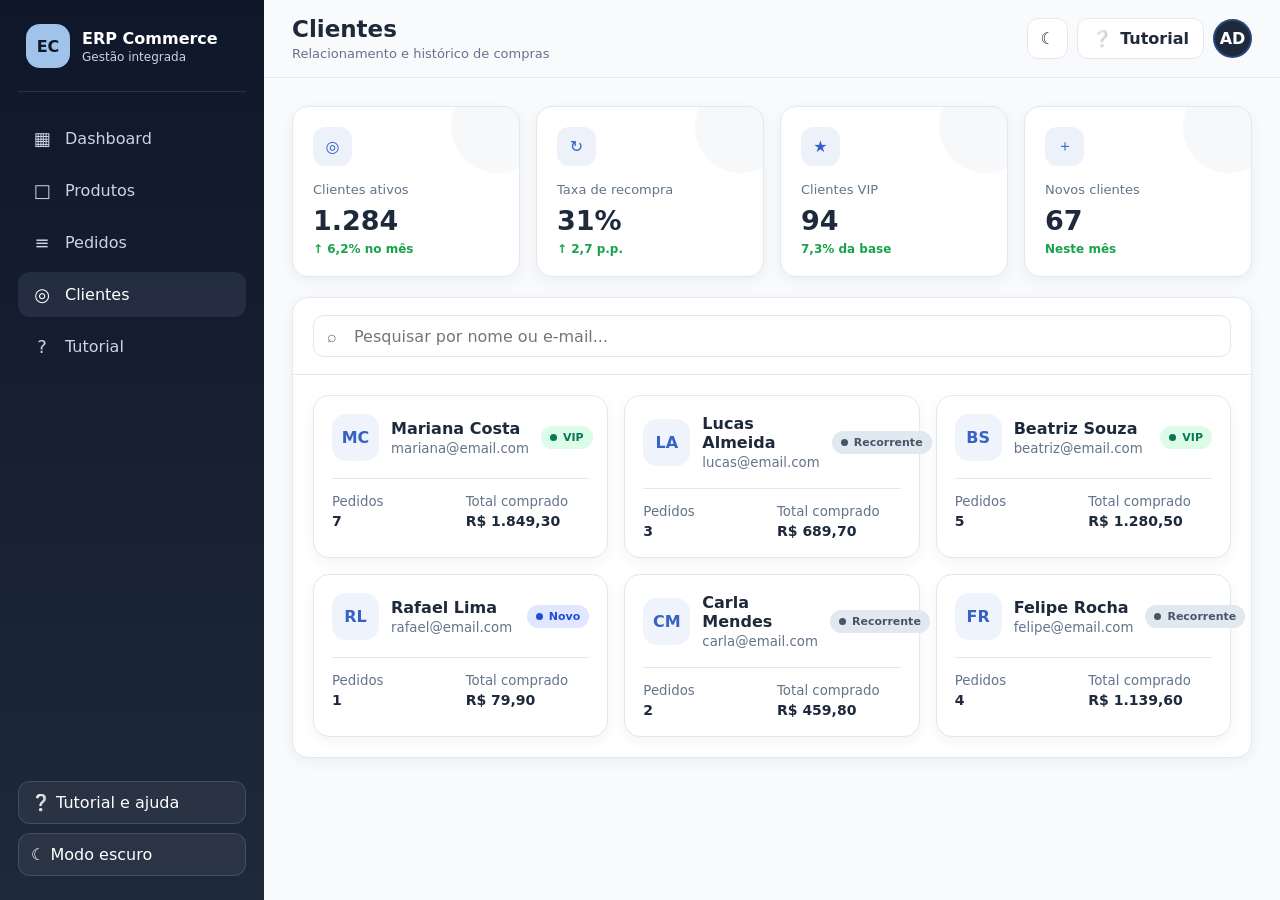
<file: ERP_Ecommerce_Tutorial_e_Manual_v9/erp_ecommerce_manual_v9/app/html/clientes.html>
<!DOCTYPE html>
<html lang="pt-BR">
<head>
  <meta charset="UTF-8">
  <meta name="viewport" content="width=device-width, initial-scale=1.0">
  <title>ERP Commerce | Clientes</title>
  <script>
    document.documentElement.dataset.theme =
      localStorage.getItem("erpTheme_v2") ||
      (window.matchMedia && window.matchMedia("(prefers-color-scheme: dark)").matches ? "dark" : "light");
  </script>
  <link rel="stylesheet" href="../css/styles.css">
</head>
<body data-page="clientes">
  <div class="app-shell">
    
<aside class="sidebar">
  <div class="brand">
    <div class="brand-mark">EC</div>
    <div><strong>ERP Commerce</strong><span>Gestão integrada</span></div>
  </div>
  <nav class="nav" id="navMain">
    <a href="dashboard.html" data-page="dashboard"><span class="nav-icon">▦</span>Dashboard</a>
    <a href="produtos.html" data-page="produtos"><span class="nav-icon">□</span>Produtos</a>
    <a href="pedidos.html" data-page="pedidos"><span class="nav-icon">≡</span>Pedidos</a>
    <a href="clientes.html" data-page="clientes"><span class="nav-icon">◎</span>Clientes</a>
    <a href="tutorial.html" data-page="tutorial"><span class="nav-icon">?</span>Tutorial</a>
  </nav>
  <div class="sidebar-footer">
    <a class="sidebar-button" href="tutorial.html">❔ Tutorial e ajuda</a>
    <button class="sidebar-button" data-theme-toggle><span data-theme-icon>☾</span> <span data-theme-label>Modo escuro</span></button>
  </div>
</aside>
<div class="mobile-sidebar-backdrop"></div>

    <main class="main">
      
<header class="topbar">
  <div class="topbar-title">
    <button class="icon-button mobile-menu" data-mobile-menu aria-label="Abrir menu">☰</button>
    <div><h1>Clientes</h1><p>Relacionamento e histórico de compras</p></div>
  </div>
  <div class="topbar-actions">
    
    <button class="icon-button" data-theme-toggle aria-label="Alternar tema"><span data-theme-icon>☾</span></button>
    <a class="button button-secondary" href="tutorial.html">❔ <span class="desktop-label">Tutorial</span></a>
    <div class="avatar" title="Administrador">AD</div>
  </div>
</header>

      <div class="content page-grid">
        <section class="kpi-grid" id="customerSummary">
          <article class="card kpi-card"><div class="kpi-icon">◎</div><div class="kpi-label">Clientes ativos</div><div class="kpi-value">1.284</div><div class="kpi-change positive">↑ 6,2% no mês</div></article>
          <article class="card kpi-card"><div class="kpi-icon">↻</div><div class="kpi-label">Taxa de recompra</div><div class="kpi-value">31%</div><div class="kpi-change positive">↑ 2,7 p.p.</div></article>
          <article class="card kpi-card"><div class="kpi-icon">★</div><div class="kpi-label">Clientes VIP</div><div class="kpi-value">94</div><div class="kpi-change positive">7,3% da base</div></article>
          <article class="card kpi-card"><div class="kpi-icon">＋</div><div class="kpi-label">Novos clientes</div><div class="kpi-value">67</div><div class="kpi-change positive">Neste mês</div></article>
        </section>

        <section class="card">
          <div class="table-tools" id="customerSearch">
            <div class="search-wrap">
              <span class="search-icon">⌕</span>
              <input class="form-control" id="customerSearchInput" placeholder="Pesquisar por nome ou e-mail...">
            </div>
          </div>
          <div class="card-body">
            <div class="customer-grid" id="customerGrid"></div>
          </div>
        </section>
      </div>
    </main>
  </div>
  

<div class="toast-container"></div>

  
<script src="../js/data.js"></script>
<script src="../js/theme.js"></script>
<script src="../js/app.js"></script>
<script src="../js/tutorial.js"></script>


  <!-- VLibras: tradução automática do conteúdo para Libras -->
  <div vw class="enabled">
    <div vw-access-button class="active"></div>
    <div vw-plugin-wrapper>
      <div class="vw-plugin-top-wrapper"></div>
    </div>
  </div>
  <script src="https://vlibras.gov.br/app/vlibras-plugin.js"></script>
  <script>
    new window.VLibras.Widget("https://vlibras.gov.br/app");
  </script>

</body>
</html>
</file>
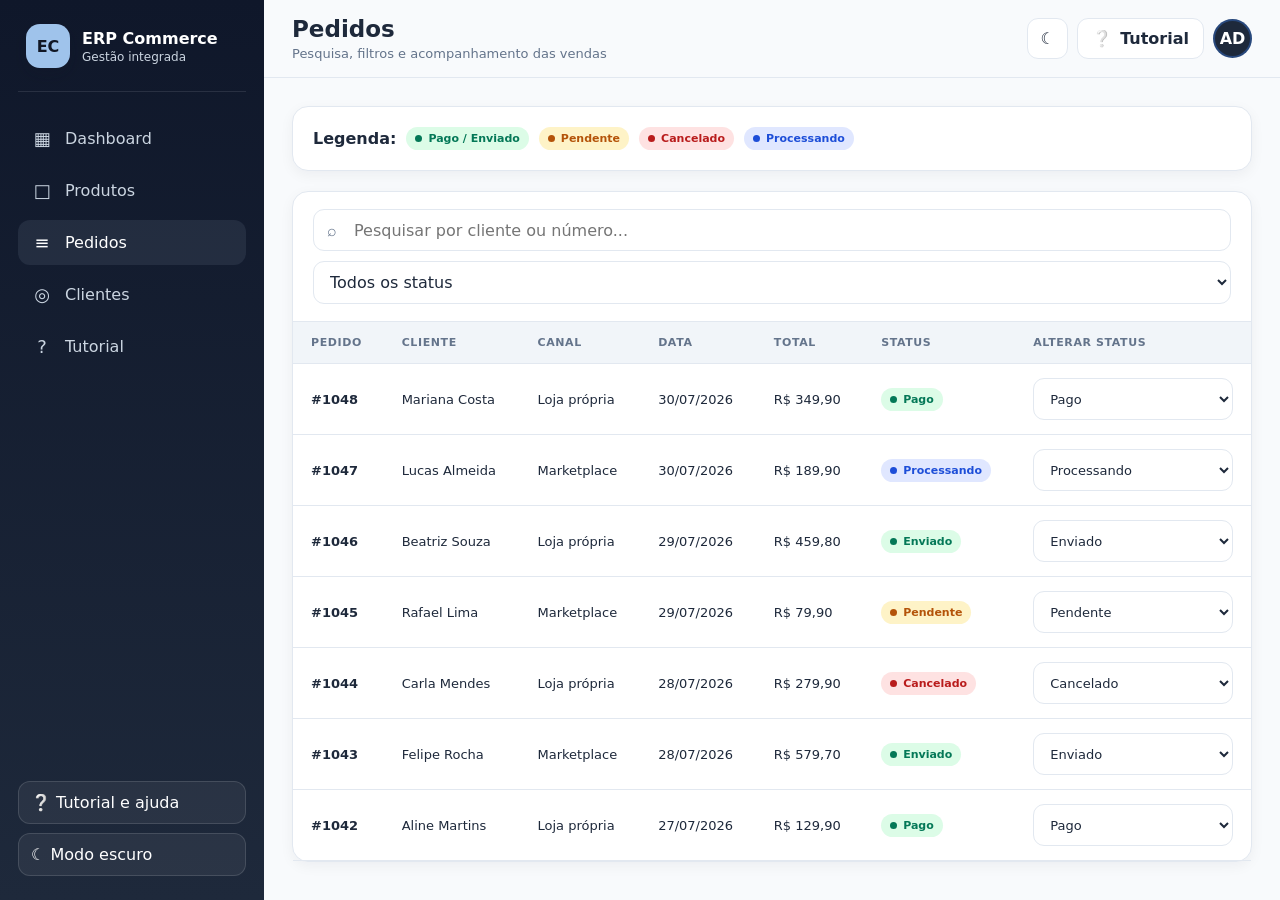
<file: ERP_Ecommerce_Tutorial_e_Manual_v9/erp_ecommerce_manual_v9/app/html/pedidos.html>
<!DOCTYPE html>
<html lang="pt-BR">
<head>
  <meta charset="UTF-8">
  <meta name="viewport" content="width=device-width, initial-scale=1.0">
  <title>ERP Commerce | Pedidos</title>
  <script>
    document.documentElement.dataset.theme =
      localStorage.getItem("erpTheme_v2") ||
      (window.matchMedia && window.matchMedia("(prefers-color-scheme: dark)").matches ? "dark" : "light");
  </script>
  <link rel="stylesheet" href="../css/styles.css">
</head>
<body data-page="pedidos">
  <div class="app-shell">
    
<aside class="sidebar">
  <div class="brand">
    <div class="brand-mark">EC</div>
    <div><strong>ERP Commerce</strong><span>Gestão integrada</span></div>
  </div>
  <nav class="nav" id="navMain">
    <a href="dashboard.html" data-page="dashboard"><span class="nav-icon">▦</span>Dashboard</a>
    <a href="produtos.html" data-page="produtos"><span class="nav-icon">□</span>Produtos</a>
    <a href="pedidos.html" data-page="pedidos"><span class="nav-icon">≡</span>Pedidos</a>
    <a href="clientes.html" data-page="clientes"><span class="nav-icon">◎</span>Clientes</a>
    <a href="tutorial.html" data-page="tutorial"><span class="nav-icon">?</span>Tutorial</a>
  </nav>
  <div class="sidebar-footer">
    <a class="sidebar-button" href="tutorial.html">❔ Tutorial e ajuda</a>
    <button class="sidebar-button" data-theme-toggle><span data-theme-icon>☾</span> <span data-theme-label>Modo escuro</span></button>
  </div>
</aside>
<div class="mobile-sidebar-backdrop"></div>

    <main class="main">
      
<header class="topbar">
  <div class="topbar-title">
    <button class="icon-button mobile-menu" data-mobile-menu aria-label="Abrir menu">☰</button>
    <div><h1>Pedidos</h1><p>Pesquisa, filtros e acompanhamento das vendas</p></div>
  </div>
  <div class="topbar-actions">
    
    <button class="icon-button" data-theme-toggle aria-label="Alternar tema"><span data-theme-icon>☾</span></button>
    <a class="button button-secondary" href="tutorial.html">❔ <span class="desktop-label">Tutorial</span></a>
    <div class="avatar" title="Administrador">AD</div>
  </div>
</header>

      <div class="content page-grid">
        <section class="card" id="statusLegend">
          <div class="card-body legend-row">
            <strong>Legenda:</strong>
            <span class="badge success">Pago / Enviado</span>
            <span class="badge warning">Pendente</span>
            <span class="badge danger">Cancelado</span>
            <span class="badge processing">Processando</span>
          </div>
        </section>

        <section class="card">
          <div class="table-tools" id="orderFilters">
            <div class="search-wrap">
              <span class="search-icon">⌕</span>
              <input class="form-control" id="orderSearch" placeholder="Pesquisar por cliente ou número...">
            </div>
            <select class="select-control" id="orderStatusFilter">
              <option value="">Todos os status</option>
              <option>Pago</option>
              <option>Pendente</option>
              <option>Cancelado</option>
              <option>Processando</option>
              <option>Enviado</option>
            </select>
          </div>
          <div class="table-wrap" id="orderTable">
            <table>
              <thead><tr><th>Pedido</th><th>Cliente</th><th>Canal</th><th>Data</th><th>Total</th><th>Status</th><th>Alterar status</th></tr></thead>
              <tbody id="orderTableBody"></tbody>
            </table>
          </div>
        </section>
      </div>
    </main>
  </div>
  

<div class="toast-container"></div>

  
<script src="../js/data.js"></script>
<script src="../js/theme.js"></script>
<script src="../js/app.js"></script>
<script src="../js/tutorial.js"></script>


  <!-- VLibras: tradução automática do conteúdo para Libras -->
  <div vw class="enabled">
    <div vw-access-button class="active"></div>
    <div vw-plugin-wrapper>
      <div class="vw-plugin-top-wrapper"></div>
    </div>
  </div>
  <script src="https://vlibras.gov.br/app/vlibras-plugin.js"></script>
  <script>
    new window.VLibras.Widget("https://vlibras.gov.br/app");
  </script>

</body>
</html>
</file>
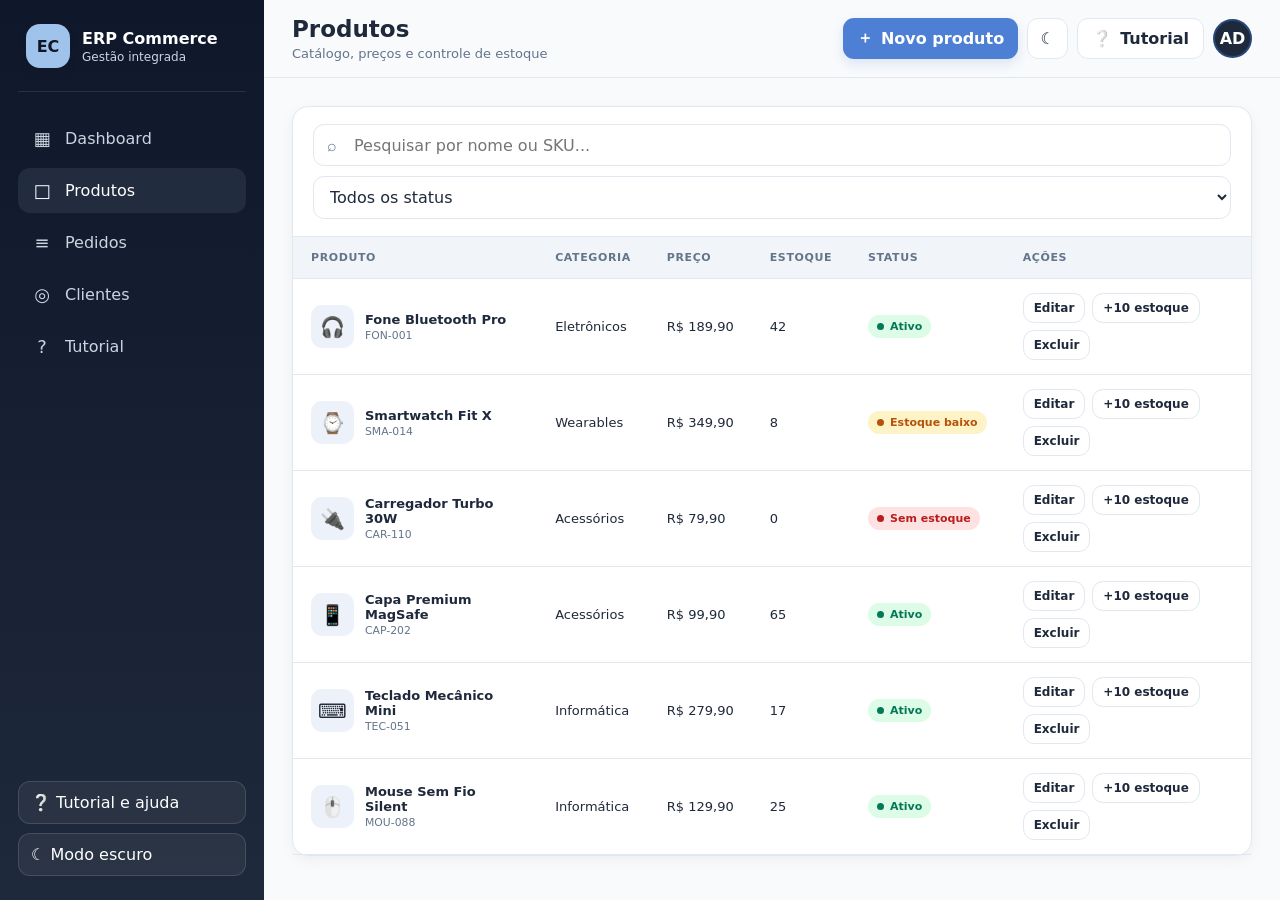
<file: ERP_Ecommerce_Tutorial_e_Manual_v9/erp_ecommerce_manual_v9/app/html/produtos.html>
<!DOCTYPE html>
<html lang="pt-BR">
<head>
  <meta charset="UTF-8">
  <meta name="viewport" content="width=device-width, initial-scale=1.0">
  <title>ERP Commerce | Produtos</title>
  <script>
    document.documentElement.dataset.theme =
      localStorage.getItem("erpTheme_v2") ||
      (window.matchMedia && window.matchMedia("(prefers-color-scheme: dark)").matches ? "dark" : "light");
  </script>
  <link rel="stylesheet" href="../css/styles.css">
</head>
<body data-page="produtos">
  <div class="app-shell">
    
<aside class="sidebar">
  <div class="brand">
    <div class="brand-mark">EC</div>
    <div><strong>ERP Commerce</strong><span>Gestão integrada</span></div>
  </div>
  <nav class="nav" id="navMain">
    <a href="dashboard.html" data-page="dashboard"><span class="nav-icon">▦</span>Dashboard</a>
    <a href="produtos.html" data-page="produtos"><span class="nav-icon">□</span>Produtos</a>
    <a href="pedidos.html" data-page="pedidos"><span class="nav-icon">≡</span>Pedidos</a>
    <a href="clientes.html" data-page="clientes"><span class="nav-icon">◎</span>Clientes</a>
    <a href="tutorial.html" data-page="tutorial"><span class="nav-icon">?</span>Tutorial</a>
  </nav>
  <div class="sidebar-footer">
    <a class="sidebar-button" href="tutorial.html">❔ Tutorial e ajuda</a>
    <button class="sidebar-button" data-theme-toggle><span data-theme-icon>☾</span> <span data-theme-label>Modo escuro</span></button>
  </div>
</aside>
<div class="mobile-sidebar-backdrop"></div>

    <main class="main">
      
<header class="topbar">
  <div class="topbar-title">
    <button class="icon-button mobile-menu" data-mobile-menu aria-label="Abrir menu">☰</button>
    <div><h1>Produtos</h1><p>Catálogo, preços e controle de estoque</p></div>
  </div>
  <div class="topbar-actions">
    <button class="button button-primary" id="addProductButton">＋ <span class="desktop-label">Novo produto</span></button>
    <button class="icon-button" data-theme-toggle aria-label="Alternar tema"><span data-theme-icon>☾</span></button>
    <a class="button button-secondary" href="tutorial.html">❔ <span class="desktop-label">Tutorial</span></a>
    <div class="avatar" title="Administrador">AD</div>
  </div>
</header>

      <div class="content">
        <section class="card">
          <div class="table-tools" id="productTools">
            <div class="search-wrap">
              <span class="search-icon">⌕</span>
              <input class="form-control" id="productSearch" placeholder="Pesquisar por nome ou SKU...">
            </div>
            <select class="select-control" id="productFilter">
              <option value="">Todos os status</option>
              <option>Ativo</option>
              <option>Estoque baixo</option>
              <option>Sem estoque</option>
            </select>
          </div>
          <div class="table-wrap" id="productTable">
            <table>
              <thead><tr><th>Produto</th><th>Categoria</th><th>Preço</th><th>Estoque</th><th>Status</th><th>Ações</th></tr></thead>
              <tbody id="productTableBody"></tbody>
            </table>
          </div>
        </section>
      </div>
    </main>
  </div>

  <div class="modal-backdrop" id="productBackdrop" data-close-product></div>
  <section class="modal" id="productModal" role="dialog" aria-modal="true" aria-labelledby="productModalTitle">
    <div class="modal-header">
      <h3 id="productModalTitle">Cadastrar produto</h3>
      <button class="icon-button" data-close-product aria-label="Fechar">✕</button>
    </div>
    <form id="productForm">
      <input type="hidden" id="productId" name="id">
      <div class="modal-body">
        <div class="form-grid">
          <div class="form-group full"><label>Nome do produto</label><input class="form-control" name="name" required placeholder="Ex.: Mouse sem fio"></div>
          <div class="form-group"><label>SKU</label><input class="form-control" name="sku" required placeholder="MOU-001"></div>
          <div class="form-group"><label>Categoria</label><select class="form-control" name="category" required><option>Eletrônicos</option><option>Acessórios</option><option>Informática</option><option>Wearables</option></select></div>
          <div class="form-group"><label>Preço</label><input class="form-control" name="price" type="number" step="0.01" min="0" required></div>
          <div class="form-group"><label>Estoque</label><input class="form-control" name="stock" type="number" min="0" required></div>
        </div>
      </div>
      <div class="modal-footer">
        <button type="button" class="button button-secondary" data-close-product>Cancelar</button>
        <button type="submit" class="button button-primary">Salvar</button>
      </div>
    </form>
  </section>

  

<div class="toast-container"></div>

  
<script src="../js/data.js"></script>
<script src="../js/theme.js"></script>
<script src="../js/app.js"></script>
<script src="../js/tutorial.js"></script>


  <!-- VLibras: tradução automática do conteúdo para Libras -->
  <div vw class="enabled">
    <div vw-access-button class="active"></div>
    <div vw-plugin-wrapper>
      <div class="vw-plugin-top-wrapper"></div>
    </div>
  </div>
  <script src="https://vlibras.gov.br/app/vlibras-plugin.js"></script>
  <script>
    new window.VLibras.Widget("https://vlibras.gov.br/app");
  </script>

</body>
</html>
</file>
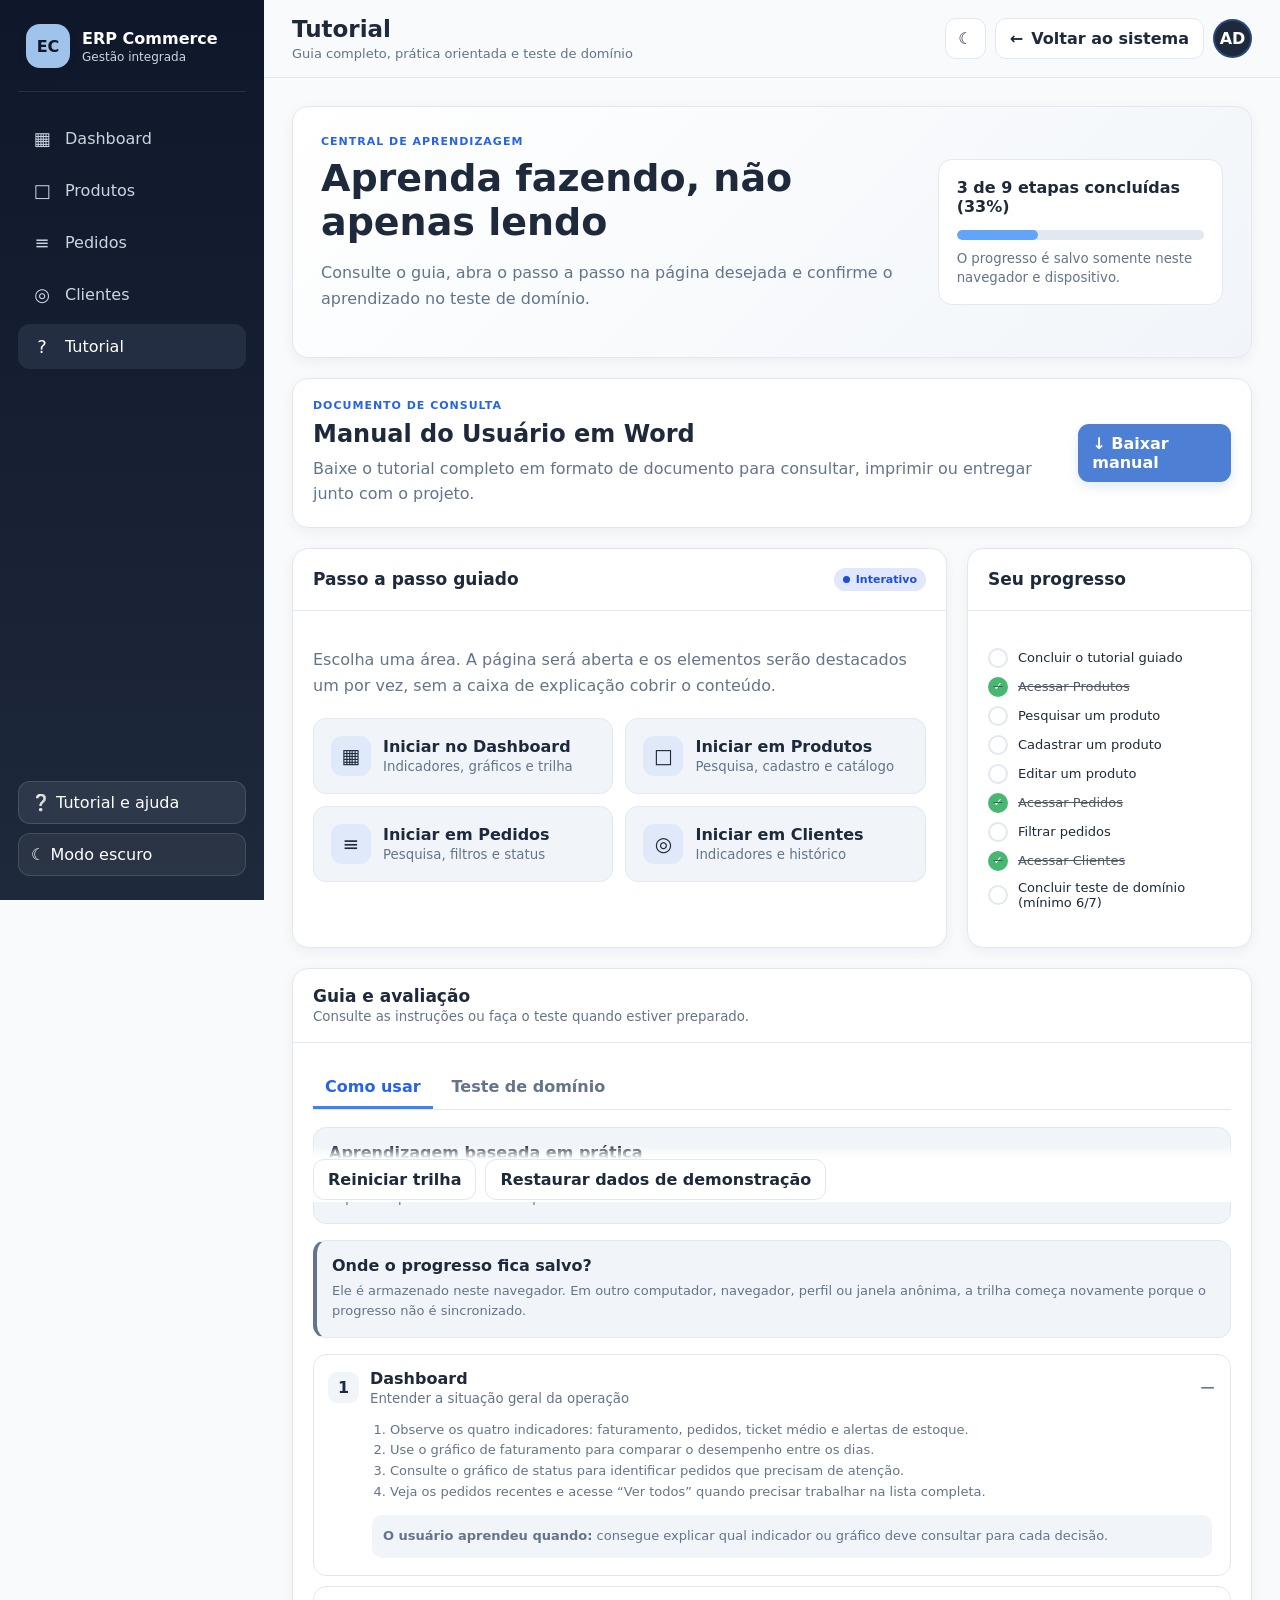
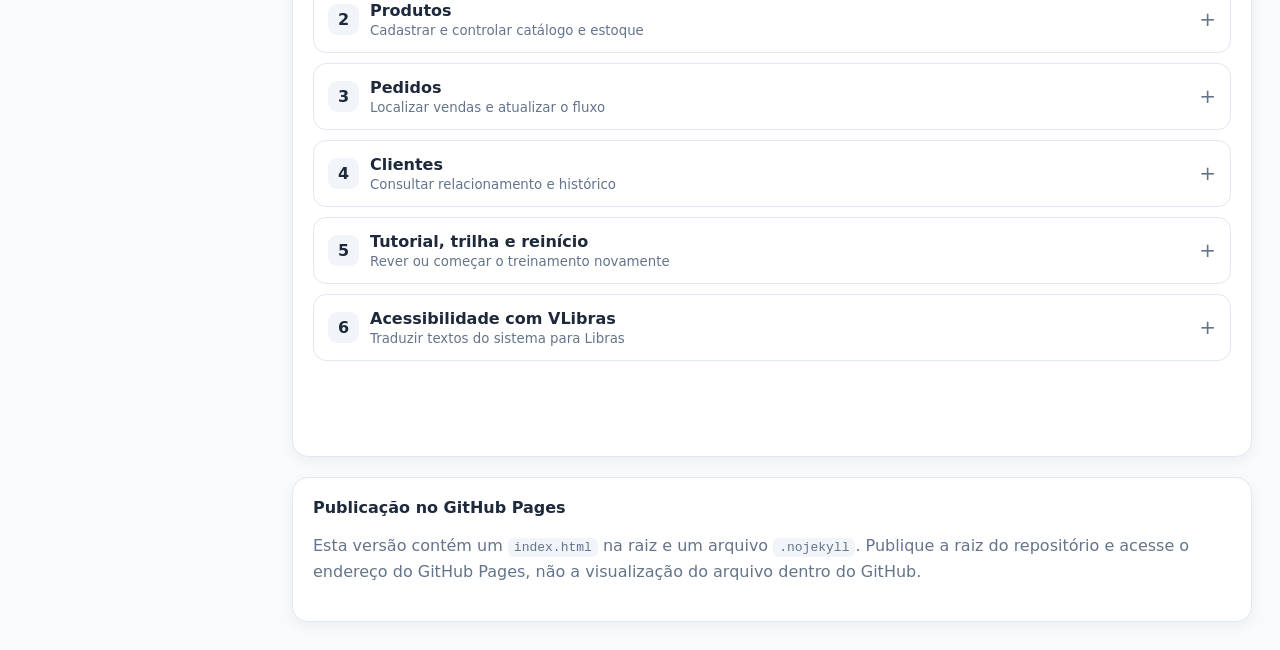
<file: ERP_Ecommerce_Tutorial_e_Manual_v9/erp_ecommerce_manual_v9/app/html/tutorial.html>
<!DOCTYPE html>
<html lang="pt-BR">
<head>
  <meta charset="UTF-8">
  <meta name="viewport" content="width=device-width, initial-scale=1.0">
  <title>ERP Commerce | Tutorial</title>
  <script>
    document.documentElement.dataset.theme =
      localStorage.getItem("erpTheme_v2") ||
      (window.matchMedia && window.matchMedia("(prefers-color-scheme: dark)").matches ? "dark" : "light");
  </script>
  <link rel="stylesheet" href="../css/styles.css">
</head>
<body data-page="tutorial">
  <div class="app-shell">
    <aside class="sidebar">
      <div class="brand">
        <div class="brand-mark">EC</div>
        <div><strong>ERP Commerce</strong><span>Gestão integrada</span></div>
      </div>
      <nav class="nav" id="navMain">
        <a href="dashboard.html" data-page="dashboard"><span class="nav-icon">▦</span>Dashboard</a>
        <a href="produtos.html" data-page="produtos"><span class="nav-icon">□</span>Produtos</a>
        <a href="pedidos.html" data-page="pedidos"><span class="nav-icon">≡</span>Pedidos</a>
        <a href="clientes.html" data-page="clientes"><span class="nav-icon">◎</span>Clientes</a>
        <a href="tutorial.html" data-page="tutorial"><span class="nav-icon">?</span>Tutorial</a>
      </nav>
      <div class="sidebar-footer">
        <a class="sidebar-button active-help-link" href="tutorial.html">❔ Tutorial e ajuda</a>
        <button class="sidebar-button" data-theme-toggle><span data-theme-icon>☾</span> <span data-theme-label>Modo escuro</span></button>
      </div>
    </aside>
    <div class="mobile-sidebar-backdrop"></div>

    <main class="main">
      <header class="topbar">
        <div class="topbar-title">
          <button class="icon-button mobile-menu" data-mobile-menu aria-label="Abrir menu">☰</button>
          <div><h1>Tutorial</h1><p>Guia completo, prática orientada e teste de domínio</p></div>
        </div>
        <div class="topbar-actions">
          <button class="icon-button" data-theme-toggle aria-label="Alternar tema"><span data-theme-icon>☾</span></button>
          <a class="button button-secondary" href="dashboard.html">← <span class="desktop-label">Voltar ao sistema</span></a>
          <div class="avatar" title="Administrador">AD</div>
        </div>
      </header>

      <div class="content page-grid tutorial-page">
        <section class="tutorial-hero card">
          <div>
            <span class="tutorial-eyebrow">CENTRAL DE APRENDIZAGEM</span>
            <h2>Aprenda fazendo, não apenas lendo</h2>
            <p>Consulte o guia, abra o passo a passo na página desejada e confirme o aprendizado no teste de domínio.</p>
          </div>
          <div class="tutorial-progress-card">
            <strong id="trainingProgressText">0 de 9 etapas concluídas</strong>
            <div class="progress light-progress"><span id="trainingProgress"></span></div>
            <small>O progresso é salvo somente neste navegador e dispositivo.</small>
          </div>
        </section>

        <section class="card manual-download-card">
          <div class="card-body manual-download-content">
            <div>
              <span class="tutorial-eyebrow">DOCUMENTO DE CONSULTA</span>
              <h2>Manual do Usuário em Word</h2>
              <p>Baixe o tutorial completo em formato de documento para consultar, imprimir ou entregar junto com o projeto.</p>
            </div>
            <a class="button button-primary" href="../../documentacao/Manual_do_Usuario_ERP_Ecommerce.docx" download>↓ Baixar manual</a>
          </div>
        </section>

        <section class="tutorial-layout">
          <article class="card">
            <div class="card-header"><h2>Passo a passo guiado</h2><span class="badge processing">Interativo</span></div>
            <div class="card-body">
              <p class="section-description">Escolha uma área. A página será aberta e os elementos serão destacados um por vez, sem a caixa de explicação cobrir o conteúdo.</p>
              <div class="tour-launch-grid">
                <a class="tour-launch-card" href="dashboard.html?tour=1"><span>▦</span><strong>Iniciar no Dashboard</strong><small>Indicadores, gráficos e trilha</small></a>
                <a class="tour-launch-card" href="produtos.html?tour=1"><span>□</span><strong>Iniciar em Produtos</strong><small>Pesquisa, cadastro e catálogo</small></a>
                <a class="tour-launch-card" href="pedidos.html?tour=1"><span>≡</span><strong>Iniciar em Pedidos</strong><small>Pesquisa, filtros e status</small></a>
                <a class="tour-launch-card" href="clientes.html?tour=1"><span>◎</span><strong>Iniciar em Clientes</strong><small>Indicadores e histórico</small></a>
              </div>
            </div>
          </article>

          <aside class="card training-status-card">
            <div class="card-header"><h2>Seu progresso</h2></div>
            <div class="card-body">
              <div class="checklist tutorial-checklist" id="trainingChecklist"></div>
              <div class="competency-badge" id="trainingCompetencyBadge">
                <strong>✓ Usuário preparado</strong><br>
                <small>As tarefas principais e o teste foram concluídos.</small>
              </div>
            </div>
          </aside>
        </section>

        <section class="card learning-page-card">
          <div class="card-header">
            <div><h2>Guia e avaliação</h2><small>Consulte as instruções ou faça o teste quando estiver preparado.</small></div>
          </div>
          <div class="card-body">
            <div class="help-tabs">
      <button class="help-tab active" data-panel="lessonsPanel">Como usar</button>
      <button class="help-tab" data-panel="quizPanel">Teste de domínio</button>
    </div>

    <div class="help-panel active" id="lessonsPanel">
      <div class="learning-intro">
        <strong>Aprendizagem baseada em prática</strong>
        <p>O usuário precisa navegar pelas páginas, realizar ações reais e alcançar pelo menos 6 de 7 acertos no teste. Assim, a conclusão não depende apenas de clicar em “próximo” no tutorial.</p>
      </div>

      <div class="device-note">
        <strong>Onde o progresso fica salvo?</strong>
        <p>Ele é armazenado neste navegador. Em outro computador, navegador, perfil ou janela anônima, a trilha começa novamente porque o progresso não é sincronizado.</p>
      </div>

      <div class="guide-list">
        <details class="guide-section" open>
          <summary><span class="guide-number">1</span><span><strong>Dashboard</strong><small>Entender a situação geral da operação</small></span></summary>
          <div class="guide-content">
            <ol>
              <li>Observe os quatro indicadores: faturamento, pedidos, ticket médio e alertas de estoque.</li>
              <li>Use o gráfico de faturamento para comparar o desempenho entre os dias.</li>
              <li>Consulte o gráfico de status para identificar pedidos que precisam de atenção.</li>
              <li>Veja os pedidos recentes e acesse “Ver todos” quando precisar trabalhar na lista completa.</li>
            </ol>
            <p><strong>O usuário aprendeu quando:</strong> consegue explicar qual indicador ou gráfico deve consultar para cada decisão.</p>
          </div>
        </details>

        <details class="guide-section">
          <summary><span class="guide-number">2</span><span><strong>Produtos</strong><small>Cadastrar e controlar catálogo e estoque</small></span></summary>
          <div class="guide-content">
            <ol>
              <li>Pesquise um produto pelo nome ou pelo SKU.</li>
              <li>Use o filtro para separar itens ativos, com estoque baixo ou sem estoque.</li>
              <li>Para cadastrar, clique em “Novo produto” e informe todos os campos obrigatórios.</li>
              <li>O SKU deve ser único. O sistema impede o cadastro de códigos repetidos.</li>
              <li>Use “Editar” para corrigir nome, categoria, preço, SKU ou quantidade.</li>
              <li>Use “+10 estoque” para simular uma reposição e observe a atualização automática do status.</li>
              <li>Exclua um item somente quando tiver certeza, pois a ação remove o registro da demonstração.</li>
            </ol>
            <p><strong>Regra de estoque:</strong> 0 unidade = sem estoque; de 1 a 10 = estoque baixo; acima de 10 = ativo.</p>
          </div>
        </details>

        <details class="guide-section">
          <summary><span class="guide-number">3</span><span><strong>Pedidos</strong><small>Localizar vendas e atualizar o fluxo</small></span></summary>
          <div class="guide-content">
            <ol>
              <li>Digite o número do pedido ou o nome do cliente na pesquisa.</li>
              <li>Combine a pesquisa com o filtro de status para reduzir a lista.</li>
              <li>Confira cliente, canal, data e valor antes de alterar qualquer informação.</li>
              <li>Atualize a etapa pelo seletor da última coluna.</li>
              <li>Interprete as cores: verde para pago/enviado, amarelo para pendente, vermelho para cancelado e azul/cinza para processando.</li>
            </ol>
            <p><strong>Boa prática:</strong> antes de cancelar ou avançar um pedido, confirme o número e o cliente para evitar alterações no registro errado.</p>
          </div>
        </details>

        <details class="guide-section">
          <summary><span class="guide-number">4</span><span><strong>Clientes</strong><small>Consultar relacionamento e histórico</small></span></summary>
          <div class="guide-content">
            <ol>
              <li>Pesquise pelo nome ou e-mail.</li>
              <li>Verifique o segmento do cliente: Novo, Recorrente ou VIP.</li>
              <li>Compare quantidade de pedidos e total comprado para entender o relacionamento.</li>
              <li>Use os indicadores superiores para acompanhar clientes ativos, recompra, VIPs e novos clientes.</li>
            </ol>
            <p><strong>O usuário aprendeu quando:</strong> consegue localizar um cliente e explicar se ele é novo, recorrente ou de alto valor.</p>
          </div>
        </details>

        <details class="guide-section">
          <summary><span class="guide-number">5</span><span><strong>Tutorial, trilha e reinício</strong><small>Rever ou começar o treinamento novamente</small></span></summary>
          <div class="guide-content">
            <ol>
              <li>Use os botões “Iniciar no Dashboard”, “Iniciar em Produtos”, “Iniciar em Pedidos” ou “Iniciar em Clientes” para abrir o passo a passo contextual.</li>
              <li>Use “Reiniciar trilha” para apagar apenas o progresso de aprendizagem.</li>
              <li>Produtos, pedidos e tema são mantidos quando apenas a trilha é reiniciada.</li>
              <li>Use “Restaurar dados de demonstração” somente para voltar todo o projeto ao estado original.</li>
            </ol>
          </div>
        </details>

        <details class="guide-section">
          <summary><span class="guide-number">6</span><span><strong>Acessibilidade com VLibras</strong><small>Traduzir textos do sistema para Libras</small></span></summary>
          <div class="guide-content">
            <ol>
              <li>Localize o botão flutuante do VLibras na lateral direita da página.</li>
              <li>Clique no botão para abrir o tradutor e carregar o avatar.</li>
              <li>Selecione ou destaque um texto da página para solicitar sua tradução para Libras.</li>
              <li>Use os controles do próprio VLibras para reproduzir, pausar ou fechar o tradutor.</li>
              <li>O recurso precisa de conexão com a internet para carregar o serviço oficial.</li>
            </ol>
            <p><strong>Importante:</strong> o VLibras é um recurso complementar de acessibilidade e não substitui textos claros, boa organização visual e navegação por teclado.</p>
          </div>
        </details>

      </div>

      <div class="learning-actions">
        
        <button class="button button-secondary" data-reset-training>Reiniciar trilha</button>
        <button class="button button-secondary" data-reset-demo>Restaurar dados de demonstração</button>
      </div>
    </div>

    <div class="help-panel" id="quizPanel">
      <div class="quiz-intro">
        <strong>Teste baseado em situações reais</strong>
        <p>São 7 perguntas. É necessário acertar pelo menos 6. Além do teste, a trilha exige que o usuário realize ações práticas no sistema.</p>
      </div>

      <form id="quizForm">
        <div class="quiz-question">
          <p>1. Você precisa encontrar o pedido #1045 de Rafael Lima que está pendente. Qual é a forma mais segura?</p>
          <div class="quiz-options">
            <label><input type="radio" name="q1" value="wrong"> Abrir Clientes e procurar apenas pelo total comprado.</label>
            <label><input type="radio" name="q1" value="correct"> Pesquisar #1045 ou Rafael Lima em Pedidos e aplicar o filtro Pendente.</label>
            <label><input type="radio" name="q1" value="wrong"> Alterar todos os pedidos para Processando e procurar depois.</label>
            <label><input type="radio" name="q1" value="wrong"> Usar somente o gráfico do Dashboard.</label>
          </div>
        </div>

        <div class="quiz-question">
          <p>2. Um produto possui 8 unidades. Qual status o sistema deve apresentar?</p>
          <div class="quiz-options">
            <label><input type="radio" name="q2" value="wrong"> Sem estoque.</label>
            <label><input type="radio" name="q2" value="wrong"> Ativo, sem qualquer alerta.</label>
            <label><input type="radio" name="q2" value="correct"> Estoque baixo.</label>
            <label><input type="radio" name="q2" value="wrong"> Cancelado.</label>
          </div>
        </div>

        <div class="quiz-question">
          <p>3. Ao cadastrar um novo produto, o sistema informa que o SKU já existe. O que fazer?</p>
          <div class="quiz-options">
            <label><input type="radio" name="q3" value="correct"> Conferir o catálogo e informar um SKU único.</label>
            <label><input type="radio" name="q3" value="wrong"> Repetir o mesmo SKU e alterar apenas o preço.</label>
            <label><input type="radio" name="q3" value="wrong"> Excluir qualquer produto sem verificar qual usa o código.</label>
            <label><input type="radio" name="q3" value="wrong"> Mudar o status de um pedido.</label>
          </div>
        </div>

        <div class="quiz-question">
          <p>4. Um item está com 0 unidades e você usa “+10 estoque”. Qual será o resultado esperado?</p>
          <div class="quiz-options">
            <label><input type="radio" name="q4" value="wrong"> Continuará sem estoque.</label>
            <label><input type="radio" name="q4" value="correct"> Ficará com 10 unidades e status Estoque baixo.</label>
            <label><input type="radio" name="q4" value="wrong"> Ficará com 10 unidades e status Cancelado.</label>
            <label><input type="radio" name="q4" value="wrong"> O produto será excluído automaticamente.</label>
          </div>
        </div>

        <div class="quiz-question">
          <p>5. Antes de alterar um pedido de Pendente para Pago, o que deve ser conferido?</p>
          <div class="quiz-options">
            <label><input type="radio" name="q5" value="wrong"> Apenas a cor do menu lateral.</label>
            <label><input type="radio" name="q5" value="correct"> Número do pedido, cliente e registro correto antes da alteração.</label>
            <label><input type="radio" name="q5" value="wrong"> Somente o modo claro ou escuro.</label>
            <label><input type="radio" name="q5" value="wrong"> A quantidade de clientes VIP.</label>
          </div>
        </div>

        <div class="quiz-question">
          <p>6. Você quer identificar um cliente recorrente e avaliar sua importância. Onde olhar?</p>
          <div class="quiz-options">
            <label><input type="radio" name="q6" value="correct"> Em Clientes, observando segmento, pedidos e total comprado.</label>
            <label><input type="radio" name="q6" value="wrong"> Apenas no botão Novo produto.</label>
            <label><input type="radio" name="q6" value="wrong"> Somente no filtro Cancelado.</label>
            <label><input type="radio" name="q6" value="wrong"> Na configuração do modo escuro.</label>
          </div>
        </div>

        <div class="quiz-question">
          <p>7. A trilha desapareceu porque foi concluída. Como refazer o treinamento sem apagar produtos e pedidos?</p>
          <div class="quiz-options">
            <label><input type="radio" name="q7" value="wrong"> Abrir o sistema em janela anônima e excluir os arquivos.</label>
            <label><input type="radio" name="q7" value="wrong"> Restaurar obrigatoriamente todos os dados.</label>
            <label><input type="radio" name="q7" value="correct"> Abrir a página Tutorial e selecionar “Reiniciar trilha”.</label>
            <label><input type="radio" name="q7" value="wrong"> Alterar um pedido para Cancelado.</label>
          </div>
        </div>
      </form>
      <button class="button button-primary" id="submitQuiz" style="margin-top:16px">Corrigir teste</button>
      <p id="quizResult"></p>
    </div>
          </div>
        </section>

        <section class="github-note card">
          <div class="card-body">
            <strong>Publicação no GitHub Pages</strong>
            <p>Esta versão contém um <code>index.html</code> na raiz e um arquivo <code>.nojekyll</code>. Publique a raiz do repositório e acesse o endereço do GitHub Pages, não a visualização do arquivo dentro do GitHub.</p>
          </div>
        </section>
      </div>
    </main>
  </div>

  <div class="toast-container"></div>
  <script src="../js/data.js"></script>
  <script src="../js/theme.js"></script>
  <script src="../js/app.js"></script>

  <!-- VLibras oficial -->
  <div vw class="enabled">
    <div vw-access-button class="active"></div>
    <div vw-plugin-wrapper>
      <div class="vw-plugin-top-wrapper"></div>
    </div>
  </div>
  <script src="https://vlibras.gov.br/app/vlibras-plugin.js"></script>
  <script>
    if (window.VLibras) {
      new window.VLibras.Widget("https://vlibras.gov.br/app");
    }
  </script>
</body>
</html>
</file>
<file: ERP_Ecommerce_Tutorial_e_Manual_v9/erp_ecommerce_manual_v9/app/css/styles.css>
:root {
  color-scheme: light;
  --navy: #1E293B;
  --navy-deep: #0F172A;
  --ice: #F8FAFC;
  --cyan: #3B82F6;
  --cyan-hover: #2563EB;
  --success: #16A34A;
  --warning: #D97706;
  --danger: #DC2626;
  --processing: #64748B;

  --bg: #F8FAFC;
  --surface: #FFFFFF;
  --surface-soft: #F1F5F9;
  --text: #1E293B;
  --muted: #64748B;
  --line: #E2E8F0;
  --sidebar-text: #CBD5E1;
  --shadow: 0 14px 34px rgba(15, 23, 42, .10);
  --shadow-soft: 0 4px 14px rgba(15, 23, 42, .05);
  --radius: 16px;
}

html[data-theme="dark"] {
  color-scheme: dark;
  --bg: #0B1120;
  --surface: #111827;
  --surface-soft: #172033;
  --text: #E5EEF9;
  --muted: #94A3B8;
  --line: #263348;
  --shadow: 0 14px 34px rgba(0, 0, 0, .30);
  --shadow-soft: 0 4px 14px rgba(0, 0, 0, .14);
}

* { box-sizing: border-box; }
html { scroll-behavior: smooth; }
body {
  margin: 0;
  min-height: 100vh;
  font-family: Inter, ui-sans-serif, system-ui, -apple-system, BlinkMacSystemFont, "Segoe UI", sans-serif;
  background: var(--bg);
  color: var(--text);
  transition: background-color .25s ease, color .25s ease;
}
button, input, select, textarea { font: inherit; }
button { cursor: pointer; }
button:disabled { cursor: not-allowed; opacity: .55; }
a { color: inherit; text-decoration: none; }
small { color: var(--muted); }

.app-shell {
  min-height: 100vh;
  display: grid;
  grid-template-columns: 264px minmax(0, 1fr);
}

.sidebar {
  position: sticky;
  top: 0;
  z-index: 40;
  height: 100vh;
  padding: 24px 18px;
  display: flex;
  flex-direction: column;
  color: white;
  background: linear-gradient(180deg, var(--navy-deep), var(--navy));
}

.brand {
  display: flex;
  align-items: center;
  gap: 12px;
  padding: 0 8px 23px;
  border-bottom: 1px solid rgba(255,255,255,.1);
}
.brand-mark {
  width: 44px;
  height: 44px;
  flex: 0 0 44px;
  border-radius: 14px;
  display: grid;
  place-items: center;
  color: var(--navy-deep);
  font-weight: 900;
  background: #93C5FD;
  box-shadow: 0 6px 14px rgba(15,23,42,.18);
}
.brand strong { display: block; font-size: 16px; }
.brand span { display: block; margin-top: 2px; color: var(--sidebar-text); font-size: 12px; }

.nav {
  display: grid;
  gap: 7px;
  margin-top: 24px;
}
.nav a {
  display: flex;
  align-items: center;
  gap: 12px;
  min-height: 45px;
  padding: 11px 13px;
  border-radius: 12px;
  color: var(--sidebar-text);
  transition: .2s ease;
}
.nav a:hover,
.nav a.active {
  color: white;
  background: rgba(59,130,246,.12);
  transform: none;
}
.nav-icon { width: 22px; text-align: center; font-size: 18px; }

.sidebar-footer {
  display: grid;
  gap: 9px;
  margin-top: auto;
}
.sidebar-button {
  width: 100%;
  padding: 11px 12px;
  border: 1px solid rgba(255,255,255,.13);
  border-radius: 12px;
  color: white;
  background: rgba(255,255,255,.06);
  text-align: left;
  transition: .2s ease;
}
.sidebar-button:hover { background: rgba(148,163,184,.13); }

.mobile-sidebar-backdrop {
  display: none;
  position: fixed;
  inset: 0;
  z-index: 35;
  background: rgba(15,23,42,.55);
  backdrop-filter: blur(2px);
}
.mobile-sidebar-backdrop.show { display: block; }

.main { min-width: 0; }
.topbar {
  position: sticky;
  top: 0;
  z-index: 30;
  height: 78px;
  padding: 0 28px;
  display: flex;
  align-items: center;
  justify-content: space-between;
  gap: 18px;
  border-bottom: 1px solid var(--line);
  background: color-mix(in srgb, var(--bg) 91%, transparent);
  backdrop-filter: blur(14px);
}
.topbar-title { display: flex; align-items: center; gap: 12px; min-width: 0; }
.topbar-title h1 { margin: 0; font-size: 23px; white-space: nowrap; }
.topbar-title p { margin: 4px 0 0; color: var(--muted); font-size: 13px; }
.topbar-actions { display: flex; align-items: center; gap: 9px; }

.avatar {
  width: 39px;
  height: 39px;
  border-radius: 50%;
  display: grid;
  place-items: center;
  color: white;
  background: var(--navy);
  font-weight: 900;
  border: 2px solid color-mix(in srgb, var(--cyan) 35%, transparent);
}

.button,
.icon-button,
.mini-button {
  border: 0;
  border-radius: 11px;
  font-weight: 750;
  transition: .2s ease;
}
.button {
  min-height: 41px;
  padding: 10px 14px;
  display: inline-flex;
  align-items: center;
  justify-content: center;
  gap: 8px;
}
.button-primary {
  color: white;
  background: var(--cyan);
  box-shadow: 0 5px 12px rgba(37,99,235,.14);
}
.button-primary:hover { background: var(--cyan-hover); transform: translateY(-1px); }
.button-secondary {
  color: var(--text);
  background: var(--surface);
  border: 1px solid var(--line);
}
.button-secondary:hover { border-color: #94A3B8; }
.button-danger { color: white; background: var(--danger); }
.button-ghost { color: var(--muted); background: transparent; }
.icon-button {
  width: 41px;
  height: 41px;
  display: inline-grid;
  place-items: center;
  color: var(--text);
  background: var(--surface);
  border: 1px solid var(--line);
}
.icon-button:hover { border-color: var(--cyan); color: var(--cyan); }
.mini-button {
  padding: 7px 10px;
  color: var(--text);
  background: var(--surface);
  border: 1px solid var(--line);
  font-size: 12px;
}
.mini-button:hover { color: var(--cyan-hover); border-color: var(--cyan); }

.content { padding: 28px; }
.page-grid { display: grid; gap: 20px; }

.card {
  background: var(--surface);
  border: 1px solid var(--line);
  border-radius: var(--radius);
  box-shadow: var(--shadow-soft);
}
.card-header {
  min-height: 62px;
  padding: 17px 20px;
  display: flex;
  align-items: center;
  justify-content: space-between;
  gap: 12px;
  border-bottom: 1px solid var(--line);
}
.card-header h2 { margin: 0; font-size: 17px; }
.card-body { padding: 20px; }

.kpi-grid {
  display: grid;
  grid-template-columns: repeat(4, minmax(0, 1fr));
  gap: 16px;
}
.kpi-card {
  position: relative;
  overflow: hidden;
  padding: 20px;
}
.kpi-card::after {
  content: "";
  position: absolute;
  top: -26px;
  right: -24px;
  width: 92px;
  height: 92px;
  border-radius: 50%;
  background: rgba(59,130,246,.07);
}
.kpi-icon {
  width: 39px;
  height: 39px;
  margin-bottom: 16px;
  display: grid;
  place-items: center;
  border-radius: 12px;
  color: var(--cyan-hover);
  background: rgba(59,130,246,.10);
}
.kpi-label { color: var(--muted); font-size: 13px; }
.kpi-value { margin: 8px 0 6px; font-size: 27px; font-weight: 900; }
.kpi-change { font-size: 12px; font-weight: 800; }
.positive { color: var(--success); }
.negative { color: var(--danger); }

.dashboard-grid {
  display: grid;
  grid-template-columns: minmax(0, 1.65fr) minmax(280px, .8fr);
  gap: 20px;
}
.chart-grid {
  display: grid;
  grid-template-columns: minmax(0, 1.4fr) minmax(250px, .7fr);
  gap: 20px;
}
.chart-container {
  position: relative;
  width: 100%;
  height: 310px;
}
.chart-container.small { height: 265px; }

.onboarding-card {
  color: white;
  background: linear-gradient(145deg, #334155, var(--navy-deep));
}
.onboarding-card .card-header { border-color: rgba(255,255,255,.12); }
.onboarding-card small { color: #CBD5E1; }
.progress {
  width: 100%;
  height: 10px;
  margin: 14px 0 8px;
  overflow: hidden;
  border-radius: 999px;
  background: rgba(255,255,255,.15);
}
.progress > span {
  display: block;
  width: 0;
  height: 100%;
  border-radius: inherit;
  background: #60A5FA;
  transition: width .35s ease;
}
.checklist { display: grid; gap: 9px; margin: 17px 0; }
.check-item {
  display: flex;
  align-items: center;
  gap: 10px;
  color: #D9E3F0;
  font-size: 13px;
}
.check-item.done { color: white; opacity: .78; text-decoration: line-through; }
.check-dot {
  width: 20px;
  height: 20px;
  flex: 0 0 20px;
  display: grid;
  place-items: center;
  border: 2px solid rgba(255,255,255,.34);
  border-radius: 50%;
  font-size: 11px;
}
.check-item.done .check-dot { border-color: var(--success); background: var(--success); }
.competency-badge {
  display: none;
  padding: 12px;
  border: 1px solid rgba(16,185,129,.35);
  border-radius: 12px;
  background: rgba(16,185,129,.14);
}
.competency-badge.show { display: block; }

.table-tools {
  padding: 17px 20px;
  display: flex;
  align-items: center;
  flex-wrap: wrap;
  gap: 10px;
  border-bottom: 1px solid var(--line);
}
.search-wrap { position: relative; flex: 1; min-width: 220px; }
.search-wrap input { padding-left: 40px; }
.search-icon {
  position: absolute;
  left: 14px;
  top: 50%;
  color: var(--muted);
  transform: translateY(-50%);
  pointer-events: none;
}
.form-control,
.select-control {
  width: 100%;
  min-height: 42px;
  padding: 10px 12px;
  color: var(--text);
  background: var(--surface);
  border: 1px solid var(--line);
  border-radius: 11px;
  outline: none;
  transition: .18s ease;
}
.form-control:focus,
.select-control:focus {
  border-color: var(--cyan);
  box-shadow: 0 0 0 3px rgba(59,130,246,.10);
}
.select-control { min-width: 190px; }

.table-wrap { overflow-x: auto; }
table { width: 100%; min-width: 780px; border-collapse: collapse; }
th, td {
  padding: 14px 18px;
  text-align: left;
  border-bottom: 1px solid var(--line);
  font-size: 13px;
}
th {
  color: var(--muted);
  background: var(--surface-soft);
  font-size: 11px;
  text-transform: uppercase;
  letter-spacing: .055em;
}
tbody tr { transition: background .15s ease; }
tbody tr:hover { background: color-mix(in srgb, var(--surface-soft) 68%, transparent); }

.product-cell { display: flex; align-items: center; gap: 11px; }
.product-thumb {
  width: 43px;
  height: 43px;
  flex: 0 0 43px;
  display: grid;
  place-items: center;
  border-radius: 11px;
  background: rgba(59,130,246,.10);
  font-size: 20px;
}
.actions { display: flex; flex-wrap: wrap; gap: 7px; }

.badge {
  display: inline-flex;
  align-items: center;
  gap: 6px;
  padding: 5px 9px;
  border-radius: 999px;
  font-size: 11px;
  font-weight: 850;
  white-space: nowrap;
}
.badge::before {
  content: "";
  width: 7px;
  height: 7px;
  border-radius: 50%;
  background: currentColor;
}
.badge.success { color: #047857; background: #DCFCE7; }
.badge.warning { color: #B45309; background: #FEF3C7; }
.badge.danger { color: #B91C1C; background: #FEE2E2; }
.badge.processing { color: #1D4ED8; background: #E0E7FF; }
.badge.neutral { color: #475569; background: #E2E8F0; }
html[data-theme="dark"] .badge.success { color: #6EE7B7; background: rgba(16,185,129,.16); }
html[data-theme="dark"] .badge.warning { color: #FCD34D; background: rgba(245,158,11,.16); }
html[data-theme="dark"] .badge.danger { color: #FCA5A5; background: rgba(239,68,68,.16); }
html[data-theme="dark"] .badge.processing { color: #93C5FD; background: rgba(59,130,246,.16); }
html[data-theme="dark"] .badge.neutral { color: #CBD5E1; background: rgba(148,163,184,.15); }

.legend-row { display: flex; flex-wrap: wrap; align-items: center; gap: 10px; }

.customer-grid {
  display: grid;
  grid-template-columns: repeat(3, minmax(0, 1fr));
  gap: 16px;
}
.customer-card { padding: 18px; }
.customer-top { display: flex; align-items: center; gap: 12px; }
.customer-avatar {
  width: 47px;
  height: 47px;
  flex: 0 0 47px;
  display: grid;
  place-items: center;
  border-radius: 14px;
  color: var(--cyan-hover);
  background: rgba(59,130,246,.09);
  font-weight: 900;
}
.customer-meta {
  display: grid;
  grid-template-columns: 1fr 1fr;
  gap: 10px;
  margin-top: 17px;
  padding-top: 15px;
  border-top: 1px solid var(--line);
}
.customer-meta small,
.customer-meta strong { display: block; }
.customer-meta strong { margin-top: 4px; font-size: 14px; }

.empty-state { padding: 46px 20px; text-align: center; color: var(--muted); }

.modal-backdrop {
  position: fixed;
  inset: 0;
  z-index: 100;
  display: none;
  background: rgba(15,23,42,.58);
  backdrop-filter: blur(3px);
}
.modal-backdrop.show { display: block; animation: fadeIn .18s ease; }
.modal {
  position: fixed;
  top: 50%;
  left: 50%;
  z-index: 110;
  width: min(650px, calc(100vw - 28px));
  max-height: 88vh;
  overflow: auto;
  opacity: 0;
  pointer-events: none;
  border: 1px solid var(--line);
  border-radius: 19px;
  background: var(--surface);
  box-shadow: var(--shadow);
  transform: translate(-50%, -48%) scale(.97);
  transition: opacity .2s ease, transform .2s ease;
}
.modal.show {
  opacity: 1;
  pointer-events: auto;
  transform: translate(-50%, -50%) scale(1);
}
.modal-header,
.modal-footer {
  padding: 18px 20px;
  display: flex;
  align-items: center;
  justify-content: space-between;
  gap: 12px;
}
.modal-header { border-bottom: 1px solid var(--line); }
.modal-footer { justify-content: flex-end; border-top: 1px solid var(--line); }
.modal-header h3 { margin: 0; }
.modal-body { padding: 20px; }

.form-grid { display: grid; grid-template-columns: 1fr 1fr; gap: 14px; }
.form-group { display: grid; gap: 7px; }
.form-group.full { grid-column: 1 / -1; }
.form-group label { color: var(--muted); font-size: 12px; font-weight: 850; }

.help-tabs {
  display: flex;
  gap: 7px;
  margin-bottom: 17px;
  border-bottom: 1px solid var(--line);
}
.help-tab {
  padding: 10px 12px;
  color: var(--muted);
  background: transparent;
  border: 0;
  border-bottom: 3px solid transparent;
  font-weight: 850;
}
.help-tab.active { color: var(--cyan-hover); border-bottom-color: var(--cyan); }
.help-panel { display: none; }
.help-panel.active { display: block; }
.lesson-list { display: grid; gap: 10px; }
.lesson {
  padding: 13px;
  border: 1px solid var(--line);
  border-radius: 12px;
  background: var(--surface-soft);
}
.quiz-question { padding: 13px 0; border-bottom: 1px solid var(--line); }
.quiz-question:last-child { border-bottom: 0; }
.quiz-question p { font-weight: 850; }
.quiz-options { display: grid; gap: 8px; }
.quiz-options label {
  padding: 10px;
  display: flex;
  align-items: flex-start;
  gap: 8px;
  border: 1px solid var(--line);
  border-radius: 10px;
}

.toast-container {
  position: fixed;
  right: 22px;
  bottom: 22px;
  z-index: 300;
  width: min(370px, calc(100vw - 28px));
  display: grid;
  gap: 10px;
}
.toast {
  padding: 14px;
  display: grid;
  grid-template-columns: 28px 1fr auto;
  align-items: center;
  gap: 10px;
  color: var(--text);
  background: var(--surface);
  border: 1px solid var(--line);
  border-left: 5px solid var(--processing);
  border-radius: 13px;
  box-shadow: var(--shadow);
  animation: toastIn .25s ease;
}
.toast.success { border-left-color: var(--success); }
.toast.warning { border-left-color: var(--warning); }
.toast.danger { border-left-color: var(--danger); }
.toast.processing { border-left-color: var(--processing); }
.toast-icon { font-size: 18px; }
.toast strong { display: block; font-size: 13px; }
.toast span { display: block; margin-top: 2px; color: var(--muted); font-size: 12px; }
.toast-close { border: 0; color: var(--muted); background: transparent; }

/* Tutorial mais suave e sem cobrir o elemento */
.tour-welcome {
  width: min(560px, calc(100vw - 28px));
}
.tour-welcome-hero {
  margin: -20px -20px 20px;
  padding: 28px 24px;
  color: white;
  background: linear-gradient(135deg, var(--navy-deep), #334155);
}
.tour-welcome-icon {
  width: 54px;
  height: 54px;
  margin-bottom: 17px;
  display: grid;
  place-items: center;
  border-radius: 17px;
  color: var(--navy-deep);
  background: #93C5FD;
  font-size: 25px;
}
.tour-welcome h2 { margin: 0 0 8px; font-size: 25px; }
.tour-welcome p { margin: 0; color: #D8E5F4; line-height: 1.6; }
.tour-summary {
  display: grid;
  grid-template-columns: repeat(3, 1fr);
  gap: 10px;
}
.tour-summary div {
  padding: 12px;
  text-align: center;
  border: 1px solid var(--line);
  border-radius: 12px;
  background: var(--surface-soft);
}
.tour-summary strong { display: block; font-size: 18px; }
.tour-summary small { display: block; margin-top: 4px; }

.tour-mask-part {
  position: fixed;
  z-index: 180;
  display: none;
  background: rgba(8,15,28,.67);
  backdrop-filter: blur(1px);
  transition: inset .22s ease, width .22s ease, height .22s ease, top .22s ease, left .22s ease;
}
.tour-mask-part.show { display: block; }
.tour-focus-ring {
  position: fixed;
  z-index: 182;
  display: none;
  pointer-events: none;
  border: 2px solid #60A5FA;
  border-radius: 14px;
  box-shadow: 0 0 0 4px rgba(59,130,246,.14);
  transition: all .22s ease;
}
.tour-focus-ring.show { display: block; }

.tour-tooltip {
  position: fixed;
  z-index: 190;
  width: min(370px, calc(100vw - 24px));
  display: none;
  opacity: 0;
  color: var(--text);
  background: var(--surface);
  border: 1px solid var(--line);
  border-radius: 16px;
  box-shadow: var(--shadow);
  transform: translateY(8px);
  transition: opacity .2s ease, transform .2s ease, top .22s ease, left .22s ease;
}
.tour-tooltip.show { display: block; }
.tour-tooltip.visible { opacity: 1; transform: translateY(0); }
.tour-tooltip-body { padding: 18px; }
.tour-tooltip h3 { margin: 8px 0 7px; font-size: 17px; }
.tour-tooltip p { margin: 0; color: var(--muted); line-height: 1.55; font-size: 13px; }
.tour-step-label { color: var(--cyan-hover); font-size: 11px; font-weight: 900; text-transform: uppercase; letter-spacing: .07em; }
.tour-dots { display: flex; gap: 6px; margin-top: 15px; }
.tour-dot { width: 7px; height: 7px; border-radius: 50%; background: var(--line); }
.tour-dot.active { width: 19px; border-radius: 999px; background: var(--cyan); }
.tour-tooltip-footer {
  padding: 13px 18px;
  display: flex;
  align-items: center;
  justify-content: space-between;
  gap: 9px;
  border-top: 1px solid var(--line);
}
.tour-tooltip-actions { display: flex; gap: 7px; }

.login-page {
  min-height: 100vh;
  display: grid;
  grid-template-columns: minmax(350px, .9fr) minmax(450px, 1.1fr);
  background: var(--bg);
}
.login-panel {
  padding: 38px clamp(28px, 6vw, 82px);
  display: flex;
  flex-direction: column;
  justify-content: center;
}
.login-panel .brand { padding: 0 0 26px; border: 0; color: var(--text); }
.login-panel .brand span { color: var(--muted); }
.login-card {
  width: 100%;
  max-width: 470px;
  padding: 28px;
  border: 1px solid var(--line);
  border-radius: 20px;
  background: var(--surface);
  box-shadow: var(--shadow);
}
.login-card h1 { margin: 0 0 7px; font-size: 28px; }
.login-card > p { margin: 0 0 23px; color: var(--muted); }
.login-form { display: grid; gap: 15px; }
.password-wrap { position: relative; }
.password-wrap input { padding-right: 48px; }
.password-toggle {
  position: absolute;
  top: 50%;
  right: 8px;
  width: 34px;
  height: 34px;
  border: 0;
  color: var(--muted);
  background: transparent;
  transform: translateY(-50%);
}
.login-options {
  display: flex;
  align-items: center;
  justify-content: space-between;
  gap: 12px;
  color: var(--muted);
  font-size: 13px;
}
.demo-access {
  margin-top: 18px;
  padding: 13px;
  border: 1px dashed color-mix(in srgb, var(--cyan) 55%, var(--line));
  border-radius: 12px;
  background: rgba(59,130,246,.07);
  font-size: 13px;
}
.login-visual {
  position: relative;
  overflow: hidden;
  padding: 64px;
  display: flex;
  align-items: center;
  color: white;
  background: linear-gradient(145deg, var(--navy-deep), var(--navy));
}
.login-visual-content { position: relative; z-index: 2; max-width: 590px; }
.login-visual h2 { margin: 0 0 14px; font-size: clamp(31px, 4vw, 52px); line-height: 1.08; }
.login-visual p { max-width: 520px; color: #D5E1EF; font-size: 17px; line-height: 1.65; }
.feature-pills { display: flex; flex-wrap: wrap; gap: 9px; margin-top: 24px; }
.feature-pills span {
  padding: 9px 12px;
  border: 1px solid rgba(255,255,255,.14);
  border-radius: 999px;
  background: rgba(255,255,255,.08);
  font-size: 13px;
}

.mobile-menu { display: none; }

@keyframes fadeIn { from { opacity: 0; } to { opacity: 1; } }
@keyframes toastIn { from { opacity: 0; transform: translateX(18px); } to { opacity: 1; transform: translateX(0); } }

@media (max-width: 1120px) {
  .kpi-grid { grid-template-columns: repeat(2, 1fr); }
  .chart-grid, .dashboard-grid { grid-template-columns: 1fr; }
  .customer-grid { grid-template-columns: repeat(2, 1fr); }
}

@media (max-width: 850px) {
  .app-shell { grid-template-columns: 1fr; }
  .sidebar {
    position: fixed;
    left: -282px;
    width: 264px;
    transition: left .25s ease;
    box-shadow: var(--shadow);
  }
  .sidebar.open { left: 0; }
  .mobile-menu { display: inline-grid; }
  .topbar { height: 72px; padding: 0 15px; }
  .content { padding: 18px 14px; }
  .login-page { grid-template-columns: 1fr; }
  .login-visual { display: none; }
  .login-panel { min-height: 100vh; padding: 30px 20px; align-items: center; }
}

@media (max-width: 620px) {
  .kpi-grid, .customer-grid, .form-grid { grid-template-columns: 1fr; }
  .form-group.full { grid-column: auto; }
  .topbar-title p { display: none; }
  .topbar-title h1 { max-width: 155px; overflow: hidden; text-overflow: ellipsis; }
  .desktop-label { display: none; }
  .table-tools { align-items: stretch; }
  .search-wrap { min-width: 100%; }
  .select-control { width: 100%; }
  .tour-summary { grid-template-columns: 1fr; }
  .tour-tooltip-footer { align-items: stretch; flex-direction: column; }
  .tour-tooltip-actions { width: 100%; }
  .tour-tooltip-actions .button { flex: 1; }
}


/* Ajustes de aparência mais sóbria */
.brand-mark,
.button-primary,
.kpi-icon,
.product-thumb,
.customer-avatar,
.tour-welcome-icon {
  filter: saturate(.72);
}

.card,
.modal,
.toast {
  box-shadow: var(--shadow-soft);
}

.nav a:hover,
.nav a.active {
  background: rgba(148, 163, 184, .12);
}

.button-primary:hover {
  transform: none;
}

.kpi-card::after {
  background: rgba(148, 163, 184, .08);
}

.tour-focus-ring {
  box-shadow: 0 0 0 3px rgba(96, 165, 250, .12);
}


/* A trilha desaparece quando todas as etapas forem concluídas */
.onboarding-card.completed-hidden {
  display: none;
}

.dashboard-grid.onboarding-complete {
  grid-template-columns: 1fr;
}


/* Central de aprendizagem detalhada */
.learning-modal {
  width: min(820px, calc(100vw - 28px));
}

.learning-intro,
.device-note,
.quiz-intro {
  margin-bottom: 16px;
  padding: 15px;
  border: 1px solid var(--line);
  border-radius: 13px;
  background: var(--surface-soft);
}

.learning-intro p,
.device-note p,
.quiz-intro p {
  margin: 6px 0 0;
  color: var(--muted);
  font-size: 13px;
  line-height: 1.55;
}

.device-note {
  border-left: 4px solid #64748B;
}

.guide-list {
  display: grid;
  gap: 10px;
}

.guide-section {
  border: 1px solid var(--line);
  border-radius: 13px;
  background: var(--surface);
  overflow: hidden;
}

.guide-section summary {
  padding: 14px;
  display: flex;
  align-items: center;
  gap: 11px;
  cursor: pointer;
  list-style: none;
  user-select: none;
}

.guide-section summary::-webkit-details-marker {
  display: none;
}

.guide-section summary::after {
  content: "+";
  margin-left: auto;
  color: var(--muted);
  font-size: 20px;
}

.guide-section[open] summary::after {
  content: "−";
}

.guide-section summary small {
  display: block;
  margin-top: 3px;
  font-weight: 500;
}

.guide-number {
  width: 31px;
  height: 31px;
  flex: 0 0 31px;
  display: grid;
  place-items: center;
  border-radius: 9px;
  background: var(--surface-soft);
  color: var(--text);
  font-weight: 900;
}

.guide-content {
  padding: 0 18px 17px 58px;
  color: var(--muted);
  font-size: 13px;
  line-height: 1.6;
}

.guide-content ol {
  margin: 0;
  padding-left: 18px;
}

.guide-content p {
  margin: 12px 0 0;
  padding: 11px;
  border-radius: 10px;
  background: var(--surface-soft);
}

.learning-actions {
  display: flex;
  flex-wrap: wrap;
  gap: 9px;
  margin-top: 18px;
}

.quiz-feedback {
  margin-top: 14px;
  padding: 14px;
  display: grid;
  gap: 5px;
  border-radius: 12px;
  font-size: 13px;
}

.quiz-feedback.success-box {
  border: 1px solid rgba(22,163,74,.28);
  background: rgba(22,163,74,.09);
}

.quiz-feedback.warning-box {
  border: 1px solid rgba(217,119,6,.28);
  background: rgba(217,119,6,.09);
}

.quiz-feedback span {
  color: var(--muted);
  line-height: 1.5;
}

@media (max-width: 620px) {
  .guide-content {
    padding: 0 14px 15px;
  }

  .learning-actions .button {
    width: 100%;
  }
}


/* Integração do VLibras */
div[vw].enabled {
  z-index: 260 !important;
}

@media (min-width: 621px) {
  body:has(div[vw].enabled) .toast-container {
    right: 86px;
  }
}


/* Página separada de tutorial */
.sidebar-button {
  display: block;
  text-decoration: none;
}

.active-help-link {
  background: rgba(148, 163, 184, .14);
}

.tutorial-page {
  max-width: 1500px;
  margin: 0 auto;
}

.tutorial-hero {
  padding: 28px;
  display: grid;
  grid-template-columns: minmax(0, 1.35fr) minmax(280px, .65fr);
  align-items: center;
  gap: 24px;
  background: linear-gradient(135deg, var(--surface), var(--surface-soft));
}

.tutorial-eyebrow {
  display: block;
  margin-bottom: 8px;
  color: var(--cyan-hover);
  font-size: 11px;
  font-weight: 900;
  letter-spacing: .09em;
}

.tutorial-hero h2 {
  margin: 0 0 9px;
  font-size: clamp(25px, 3vw, 38px);
}

.tutorial-hero p,
.section-description,
.github-note p {
  color: var(--muted);
  line-height: 1.65;
}

.tutorial-progress-card {
  padding: 18px;
  border: 1px solid var(--line);
  border-radius: 14px;
  background: var(--surface);
}

.light-progress {
  background: var(--line);
}

.tutorial-layout {
  display: grid;
  grid-template-columns: minmax(0, 1.5fr) minmax(285px, .65fr);
  gap: 20px;
}

.tour-launch-grid {
  display: grid;
  grid-template-columns: repeat(2, minmax(0, 1fr));
  gap: 12px;
  margin-top: 18px;
}

.tour-launch-card {
  padding: 17px;
  display: grid;
  grid-template-columns: 40px 1fr;
  column-gap: 12px;
  align-items: center;
  border: 1px solid var(--line);
  border-radius: 13px;
  background: var(--surface-soft);
  transition: .2s ease;
}

.tour-launch-card:hover {
  border-color: #94A3B8;
  transform: translateY(-1px);
}

.tour-launch-card > span {
  grid-row: 1 / 3;
  width: 40px;
  height: 40px;
  display: grid;
  place-items: center;
  border-radius: 11px;
  background: rgba(59,130,246,.10);
  font-size: 20px;
}

.tour-launch-card strong,
.tour-launch-card small {
  display: block;
}

.training-status-card .card-body {
  max-height: 520px;
  overflow: auto;
}

.tutorial-checklist .check-item {
  color: var(--text);
}

.tutorial-checklist .check-dot {
  border-color: var(--line);
}

.tutorial-checklist .check-item.done .check-dot {
  color: white;
}

.learning-page-card .help-tabs {
  position: sticky;
  top: 78px;
  z-index: 4;
  padding-top: 4px;
  background: var(--surface);
}

.learning-page-card .learning-actions {
  position: sticky;
  bottom: 0;
  padding: 14px 0 2px;
  background: linear-gradient(180deg, transparent, var(--surface) 24%);
}

.github-note code {
  padding: 2px 6px;
  border-radius: 6px;
  background: var(--surface-soft);
}

@media (max-width: 1000px) {
  .tutorial-hero,
  .tutorial-layout {
    grid-template-columns: 1fr;
  }

  .training-status-card .card-body {
    max-height: none;
  }
}

@media (max-width: 620px) {
  .tour-launch-grid {
    grid-template-columns: 1fr;
  }

  .tutorial-hero {
    padding: 20px;
  }
}


/* Documento de tutorial para download */
.manual-download-content {
  display: flex;
  align-items: center;
  justify-content: space-between;
  gap: 22px;
}

.manual-download-content h2 {
  margin: 2px 0 8px;
}

.manual-download-content p {
  margin: 0;
  color: var(--muted);
  line-height: 1.6;
}

@media (max-width: 700px) {
  .manual-download-content {
    align-items: stretch;
    flex-direction: column;
  }
}
</file>
